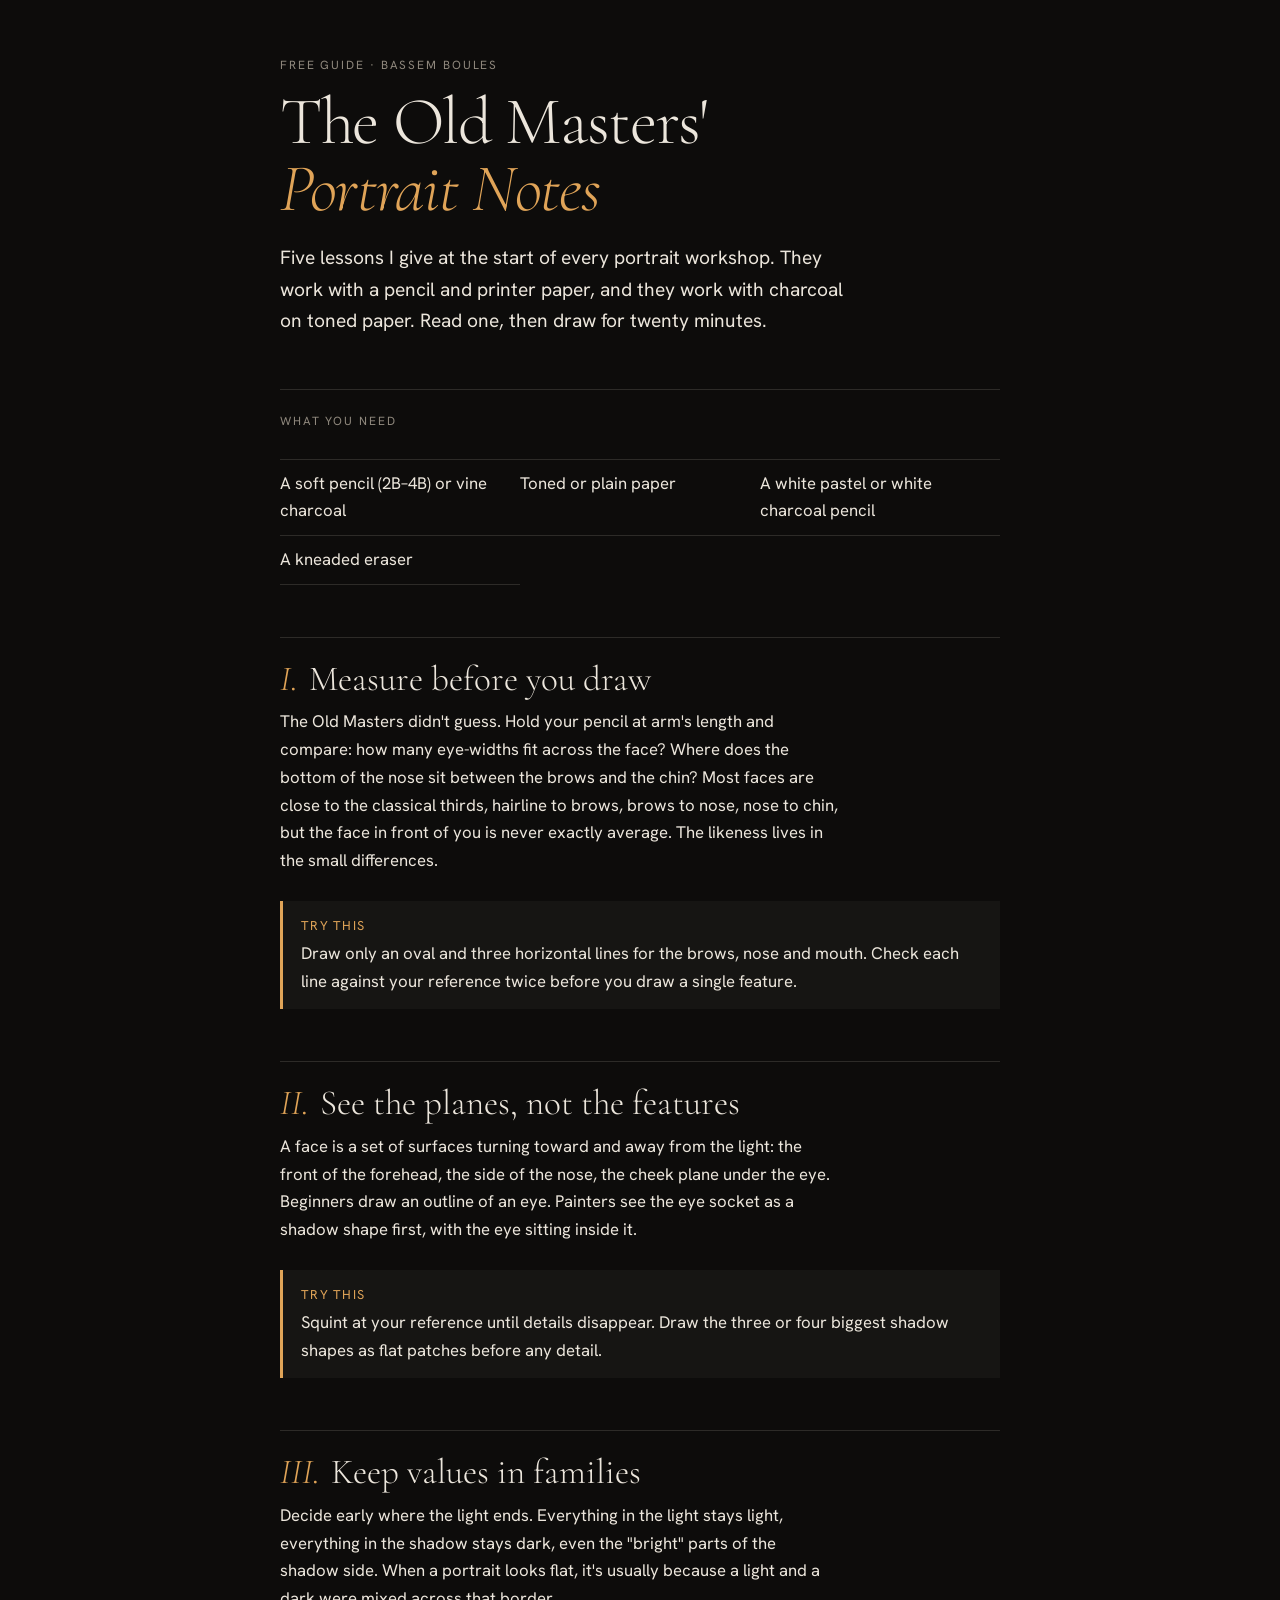
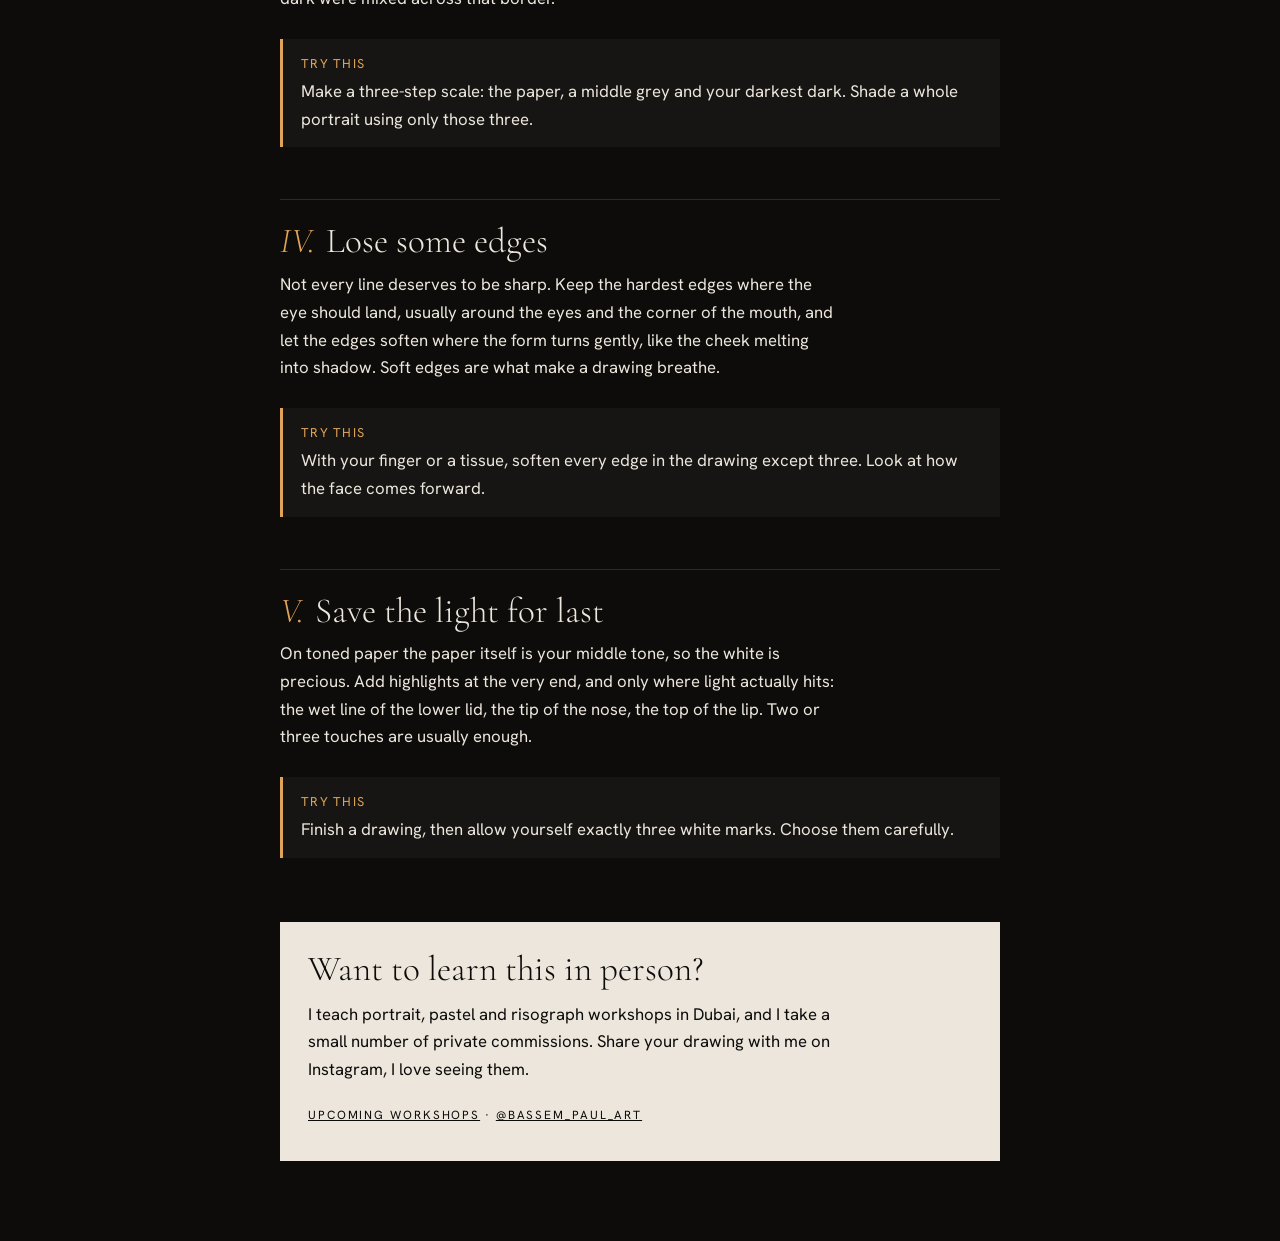
<file: guide.html>
<!doctype html>
<html lang="en">
<head>
<meta charset="utf-8">
<meta name="viewport" content="width=device-width, initial-scale=1, viewport-fit=cover">
<title>Portrait Notes</title>
<meta name="description" content="The Old Masters' Portrait Notes: five short lessons on drawing a living face, by Bassem Boules.">
<link rel="preconnect" href="https://fonts.googleapis.com">
<link rel="preconnect" href="https://fonts.gstatic.com" crossorigin>
<link rel="stylesheet" href="https://fonts.googleapis.com/css2?family=Cormorant+Garamond:ital,wght@0,300;0,400;1,300;1,400&family=Hanken+Grotesk:wght@400;500&display=swap">
<style>
  :root { --paper:#0d0c0b; --paper-2:#161513; --ink:#ece6dc; --soft:#8f887d; --rule:rgba(236,230,220,.14); --blue:#e0a458; --red:#e0a458;
    --f-d:"Cormorant Garamond",Garamond,serif; --f-b:"Hanken Grotesk","Helvetica Neue",Arial,sans-serif; --f-m:"Hanken Grotesk","Helvetica Neue",Arial,sans-serif; color-scheme:dark; }
  * { box-sizing:border-box; }
  body { margin:0; background:var(--paper); color:var(--ink); font:400 1.05rem/1.65 var(--f-b); }
  .wrap { max-width:760px; margin-inline:auto; padding-left:max(20px, env(safe-area-inset-left,0px)); padding-right:max(20px, env(safe-area-inset-right,0px)); padding-block:56px 80px; }
  .mono { font-family:var(--f-m); font-size:.74rem; letter-spacing:.16em; text-transform:uppercase; color:var(--soft); }
  h1 { font-family:var(--f-d); font-weight:300; font-size:clamp(2.4rem,1.6rem + 4vw,4.2rem); line-height:1; margin:12px 0 20px; letter-spacing:-.02em; text-wrap:balance; }
  h1 em { color:var(--blue); }
  .intro { font-size:1.2rem; max-width:52ch; }
  section { border-top:1px solid var(--rule); padding-top:22px; margin-top:52px; display:grid; gap:10px; }
  h2 { font-family:var(--f-d); font-weight:300; font-size:clamp(1.6rem,1.3rem + 1.2vw,2.2rem); line-height:1.1; margin:0; }
  h2 span { font-style:italic; color:var(--red); margin-right:.3em; }
  p { margin:0 0 .6em; max-width:62ch; }
  .try { background:var(--paper-2); border-left:3px solid var(--blue); padding:14px 18px; margin-top:6px; }
  .try strong { font-family:var(--f-m); font-size:.8rem; letter-spacing:.1em; text-transform:uppercase; color:var(--blue); display:block; margin-bottom:4px; font-weight:400; }
  .kit { display:grid; grid-template-columns:repeat(auto-fit,minmax(min(100%,200px),1fr)); gap:0; border-top:1px solid var(--rule); margin-top:10px; }
  .kit div { border-bottom:1px solid var(--rule); padding:10px 0; }
  .end { margin-top:64px; padding:28px; background:var(--ink); color:var(--paper); display:grid; gap:12px; }
  .end h2 { color:var(--paper); }
  .end a { color:var(--paper); }
  a { color:inherit; }
</style>
</head>
<body>
<main class="wrap">
  <p class="mono">Free guide · Bassem Boules</p>
  <h1>The Old Masters'<br><em>Portrait Notes</em></h1>
  <p class="intro">Five lessons I give at the start of every portrait workshop. They work with a pencil and printer paper, and they work with charcoal on toned paper. Read one, then draw for twenty minutes.</p>

  <section>
    <p class="mono">What you need</p>
    <div class="kit">
      <div>A soft pencil (2B–4B) or vine charcoal</div>
      <div>Toned or plain paper</div>
      <div>A white pastel or white charcoal pencil</div>
      <div>A kneaded eraser</div>
    </div>
  </section>

  <section>
    <h2><span>I.</span>Measure before you draw</h2>
    <p>The Old Masters didn't guess. Hold your pencil at arm's length and compare: how many eye-widths fit across the face? Where does the bottom of the nose sit between the brows and the chin? Most faces are close to the classical thirds, hairline to brows, brows to nose, nose to chin, but the face in front of you is never exactly average. The likeness lives in the small differences.</p>
    <div class="try"><strong>Try this</strong>Draw only an oval and three horizontal lines for the brows, nose and mouth. Check each line against your reference twice before you draw a single feature.</div>
  </section>

  <section>
    <h2><span>II.</span>See the planes, not the features</h2>
    <p>A face is a set of surfaces turning toward and away from the light: the front of the forehead, the side of the nose, the cheek plane under the eye. Beginners draw an outline of an eye. Painters see the eye socket as a shadow shape first, with the eye sitting inside it.</p>
    <div class="try"><strong>Try this</strong>Squint at your reference until details disappear. Draw the three or four biggest shadow shapes as flat patches before any detail.</div>
  </section>

  <section>
    <h2><span>III.</span>Keep values in families</h2>
    <p>Decide early where the light ends. Everything in the light stays light, everything in the shadow stays dark, even the "bright" parts of the shadow side. When a portrait looks flat, it's usually because a light and a dark were mixed across that border.</p>
    <div class="try"><strong>Try this</strong>Make a three-step scale: the paper, a middle grey and your darkest dark. Shade a whole portrait using only those three.</div>
  </section>

  <section>
    <h2><span>IV.</span>Lose some edges</h2>
    <p>Not every line deserves to be sharp. Keep the hardest edges where the eye should land, usually around the eyes and the corner of the mouth, and let the edges soften where the form turns gently, like the cheek melting into shadow. Soft edges are what make a drawing breathe.</p>
    <div class="try"><strong>Try this</strong>With your finger or a tissue, soften every edge in the drawing except three. Look at how the face comes forward.</div>
  </section>

  <section>
    <h2><span>V.</span>Save the light for last</h2>
    <p>On toned paper the paper itself is your middle tone, so the white is precious. Add highlights at the very end, and only where light actually hits: the wet line of the lower lid, the tip of the nose, the top of the lip. Two or three touches are usually enough.</p>
    <div class="try"><strong>Try this</strong>Finish a drawing, then allow yourself exactly three white marks. Choose them carefully.</div>
  </section>

  <div class="end">
    <h2>Want to learn this in person?</h2>
    <p>I teach portrait, pastel and risograph workshops in Dubai, and I take a small number of private commissions. Share your drawing with me on Instagram, I love seeing them.</p>
    <p class="mono" style="color:inherit"><a href="index.html#teaching">Upcoming workshops</a> · <a href="https://www.instagram.com/bassem_paul_art/" target="_blank" rel="noopener">@bassem_paul_art</a></p>
  </div>
</main>
</body>
</html>
</file>
